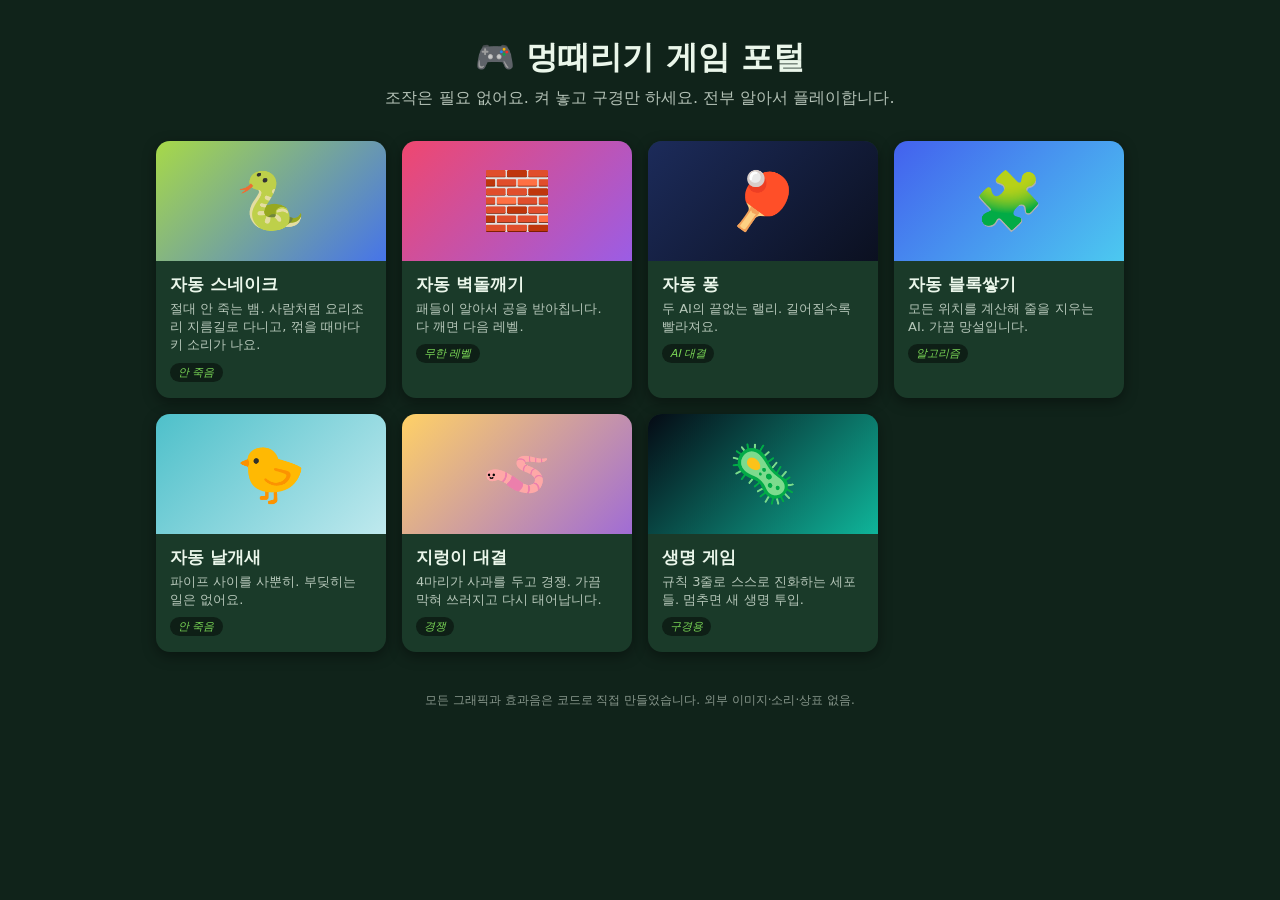
<file: index.html>
<!doctype html>
<html lang="ko"><head><meta charset="utf-8"><meta name="viewport" content="width=device-width,initial-scale=1">
<title>멍때리기 게임 포털</title>
<link rel="stylesheet" href="common.css">
<style>
  header{text-align:center;padding:36px 16px 8px}
  h1{margin:0;font-size:32px}
  header p{opacity:.75;margin:8px 0 0}
  .grid{display:grid;grid-template-columns:repeat(auto-fill,minmax(230px,1fr));gap:16px;width:100%;max-width:1000px;padding:24px 16px 40px}
  .card{display:block;text-decoration:none;color:var(--text);background:var(--panel);border-radius:14px;overflow:hidden;transition:transform .15s,box-shadow .15s;box-shadow:0 4px 14px #0006}
  .card:hover{transform:translateY(-4px);box-shadow:0 10px 24px #0008}
  .thumb{height:120px;display:flex;align-items:center;justify-content:center;font-size:56px}
  .info{padding:12px 14px 16px}
  .info b{font-size:17px}
  .info span{display:block;font-size:13px;opacity:.75;margin-top:4px;line-height:1.4}
  .tag{display:inline-block;margin-top:8px;font-size:11px;background:#0e1f16;color:var(--accent);padding:2px 8px;border-radius:99px}
  footer{opacity:.55;font-size:12px;padding:0 16px 30px;text-align:center}
</style></head>
<body>
<header>
  <h1>🎮 멍때리기 게임 포털</h1>
  <p>조작은 필요 없어요. 켜 놓고 구경만 하세요. 전부 알아서 플레이합니다.</p>
</header>
<main class="grid" id="grid"></main>
<footer>모든 그래픽과 효과음은 코드로 직접 만들었습니다. 외부 이미지·소리·상표 없음.</footer>
<script>
const games = [
  ['snake',   '🐍', '자동 스네이크', '절대 안 죽는 뱀. 사람처럼 요리조리 지름길로 다니고, 꺾을 때마다 키 소리가 나요.', 'linear-gradient(135deg,#a7d948,#4674e9)', '안 죽음'],
  ['breakout','🧱', '자동 벽돌깨기', '패들이 알아서 공을 받아칩니다. 다 깨면 다음 레벨.', 'linear-gradient(135deg,#ef476f,#9b5de5)', '무한 레벨'],
  ['pong',    '🏓', '자동 퐁', '두 AI의 끝없는 랠리. 길어질수록 빨라져요.', 'linear-gradient(135deg,#1c2b5a,#0b1020)', 'AI 대결'],
  ['tetris',  '🧩', '자동 블록쌓기', '모든 위치를 계산해 줄을 지우는 AI. 가끔 망설입니다.', 'linear-gradient(135deg,#4361ee,#4cc9f0)', '알고리즘'],
  ['flappy',  '🐤', '자동 날개새', '파이프 사이를 사뿐히. 부딪히는 일은 없어요.', 'linear-gradient(135deg,#4ec0ca,#bfe9ee)', '안 죽음'],
  ['worms',   '🪱', '지렁이 대결', '4마리가 사과를 두고 경쟁. 가끔 막혀 쓰러지고 다시 태어납니다.', 'linear-gradient(135deg,#ffd166,#a06cd5)', '경쟁'],
  ['life',    '🦠', '생명 게임', '규칙 3줄로 스스로 진화하는 세포들. 멈추면 새 생명 투입.', 'linear-gradient(135deg,#050a14,#0fb59a)', '구경용']
];
document.getElementById('grid').innerHTML = games.map(([id, emoji, name, desc, bg, tag]) =>
  `<a class="card" href="games/${id}.html"><div class="thumb" style="background:${bg}">${emoji}</div><div class="info"><b>${name}</b><span>${desc}</span><i class="tag">${tag}</i></div></a>`).join('');
</script>
</body></html>
</file>
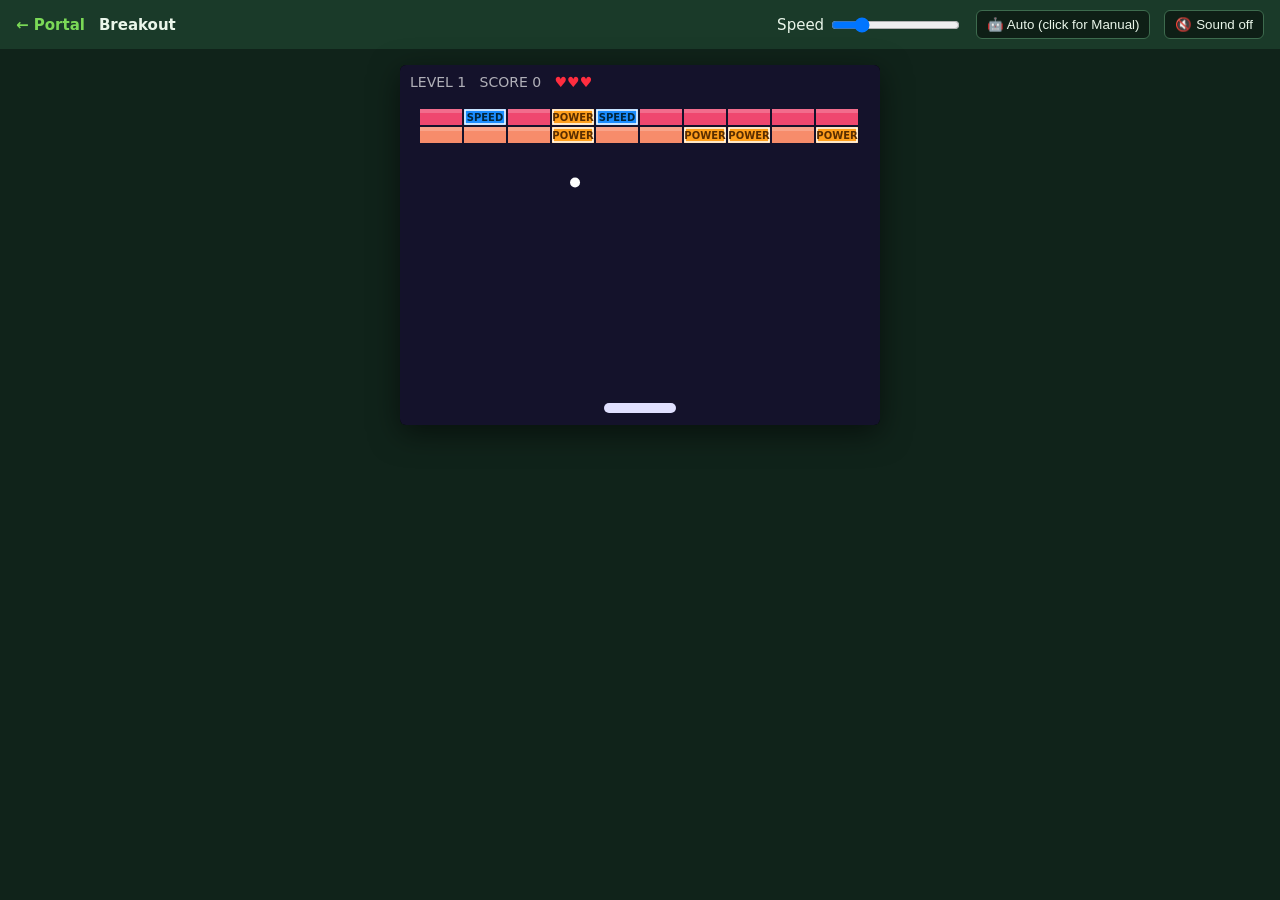
<file: games/breakout.html>
<!doctype html>
<html lang="ko"><head><meta charset="utf-8"><meta name="viewport" content="width=device-width,initial-scale=1">
<title>Breakout</title><link rel="stylesheet" href="../common.css"></head>
<body>
<canvas id="c"></canvas>
<div class="note" id="note"></div>
<script src="../common.js"></script>
<script src="breakout_levels.js"></script>
<script>
const bar = mountBar('Breakout', false, true);
const cv = document.getElementById('c'), ctx = cv.getContext('2d');
const W = 480, H = 360; cv.width = W; cv.height = H;
const COLS = 10, ROWS = 8, BW = 44, BH = 16, BX = (W - COLS * BW) / 2, BY = 44, R = 5;
const ROWCOL = BO_ROWCOL;

let killed = false, touches = 0, deadEvery = 12, clearEvery = 8, paused = null, idle = 0, manual = false, lives = 3, bricks, ball, pad = { x: W / 2, w: 72, y: H - 22 }, off = 0, level = 1, score = 0, t = 0;
let banner = 0, bannerText = '', mouseX = null, won = 0;
const startLevel = Math.max(1, Math.min(BO_MAX_LEVEL, parseInt(new URLSearchParams(location.search).get('level')) || 1));
const keys = {};

function padWidth() { return 72 - 28 * (level - 1) / (BO_MAX_LEVEL - 1); }   // paddle shrinks 72 -> 44
function makeBricks() {
  const rows = boLevel(level); bricks = []; pad.w = padWidth();
  rows.forEach((line, r) => [...line].forEach((ch, c) => {
    if (ch === '.') return;
    const x = BX + c * BW, y = BY + r * (BH + 2);
    // 공이 이미 벽돌 영역에 있으면 그 자리는 비워둠 (레벨업해도 공/패들 움직임은 그대로 유지)
    if (ball && Math.abs(ball.x - (x + BW / 2)) < BW / 2 + R + 6 && Math.abs(ball.y - (y + BH / 2)) < BH / 2 + R + 6) return;
    bricks.push({ x, y, r, power: false, speed: false, dead: false, clear: false, num: /[1-9]/.test(ch) ? +ch : 0 });
  }));
  const n = Math.min(Math.floor(rnd(6, 9)), Math.floor(bricks.length / 4));   // POWER 벽돌
  for (let i = 0; i < n; i++) { const cand = bricks.filter(b => !b.power && !b.speed && !b.num); if (cand.length) cand[Math.floor(Math.random() * cand.length)].power = true; }
  resetStageCounters();
  const ns = Math.min(Math.floor(rnd(3, 5)), Math.floor(bricks.length / 8));   // SPEED 벽돌
  for (let i = 0; i < ns; i++) { const cand = bricks.filter(b => !b.power && !b.speed && !b.num); if (cand.length) cand[Math.floor(Math.random() * cand.length)].speed = true; }
}
const speedNow = () => 3.8 + 1.07 * (level - 1) / (BO_MAX_LEVEL - 1);   // 3.8 -> ~4.9 (creeps up a tiny bit each level)
function serve() {
  ball = { x: pad.x, y: pad.y - R - 1, vx: 0, vy: 0, power: false, fast: false, stuck: manual };   // 수동: 패들에 붙어서 대기
  if (!manual) launch();
  off = rnd(-0.7, 0.7) * pad.w / 2;
}
function launch() {
  const a = rnd(-0.5, 0.5);
  ball.vx = Math.sin(a) * speedNow(); ball.vy = -Math.cos(a) * speedNow(); ball.stuck = false;
  Snd.tone(500, 0.08, 'triangle', 0.1, 800);
}
function getPower() { ball.power = true; banner = 60; bannerText = 'POWER!'; Snd.tone(300, 0.35, 'sawtooth', 0.1, 1200); }
function getSpeed() {   // 갑자기 1.3배 빨라짐 (패들에 닿으면 원래 속도로)
  if (!ball.fast) { ball.vx *= 1.3; ball.vy *= 1.3; ball.fast = true; }
  banner = 60; bannerText = 'SPEED x1.3!'; Snd.tone(500, 0.25, 'square', 0.09, 1600);
}
function lowestNum() { let m = 99; for (const q of bricks) if (q.num && q.num < m) m = q.num; return m; }
function hitBrick(axis) {
  for (let i = bricks.length - 1; i >= 0; i--) {
    const b = bricks[i];
    if (ball.x + R > b.x && ball.x - R < b.x + BW - 2 && ball.y + R > b.y && ball.y - R < b.y + BH) {
      if (b.dead) {   // DEAD brick: breaking it = death
        bricks.splice(i, 1); killed = true;
        Snd.tone(400, 0.6, 'sawtooth', 0.14, 40);
        lives--; banner = 70; bannerText = 'DEAD!';
        if (lives < 0) gameOver();   // out of lives -> back to level 1
        serve();
        return;
      }
      if (b.clear) {   // CLEAR brick: wipes every remaining brick at once
        score += 10 * level * bricks.length; idle = 0; bricks.length = 0;
        banner = 70; bannerText = 'CLEAR!';
        [392, 523, 659, 784, 1046].forEach((f, k) => setTimeout(() => Snd.tone(f, 0.18, 'triangle', 0.12), k * 70));
        return;
      }
      const wasPower = ball.power;
      if (b.num && b.num > lowestNum()) {   // ordered brick that isn't its turn yet: indestructible, just bounce
        Snd.tone(120, 0.06, 'square', 0.07);
        if (axis === 'x') ball.vx *= -1; else ball.vy *= -1;
        const sp = Math.hypot(ball.vx, ball.vy), an = Math.atan2(ball.vy, ball.vx) + rnd(-0.12, 0.12);   // slight scatter so the ball can't loop forever
        ball.vx = Math.cos(an) * sp; ball.vy = Math.sin(an) * sp;
        return;
      }
      bricks.splice(i, 1); score += 10 * level; idle = 0;
      if (b.power) getPower();
      if (b.speed) getSpeed();
      Snd.tone(300 + (ROWS - b.r) * 70, 0.07, 'square', 0.08);
      if (wasPower) continue;                      // 파워공: 튕기지 않고 닿는 벽돌을 전부 부숨
      if (axis === 'x') ball.vx *= -1; else ball.vy *= -1;
      return;
    }
  }
}
function gameOver() {
  banner = 120; bannerText = 'GAME OVER'; level = 1; score = 0; lives = 3; makeBricks();
}
// ---- Human-like auto paddle ----
// Reacts a few frames late, predicts the landing spot only roughly, aims at a brick on purpose,
// and moves with acceleration (so it overshoots / corrects a little) instead of snapping to the ball.
const ai = { tx: W / 2, think: 0, pv: 0, desc: 0, aim: null, wander: 0 };
function pickAim() {
  const low = lowestNum(), turn = bricks.filter(b => b.num && b.num === low);   // (dead bricks are never aimed at)
  const clr = bricks.find(b => b.clear);
  if (clr && Math.random() < 0.6) return clr;                              // a person goes for the CLEAR brick
  const pool = (turn.length && Math.random() < 0.7) ? turn : bricks.filter(b => !b.dead && (!b.num || b.num === low));
  return pool.length ? pool[Math.floor(Math.random() * pool.length)] : null;
}
function landingX() {   // where the ball will cross the paddle line (walls only; humans ignore bricks)
  const tt = (pad.y - R - ball.y) / ball.vy, span = W - 2 * R;
  let px = (ball.x + ball.vx * tt - R) % (2 * span); if (px < 0) px += 2 * span; if (px > span) px = 2 * span - px;
  return px + R;
}
function humanPaddle() {
  ai.desc = ball.vy > 0 ? ai.desc + 1 : 0;
  // A person stays put while the ball is up among the bricks, and only starts moving once it has fallen below them.
  let bottom = 0; for (const q of bricks) bottom = Math.max(bottom, q.y + BH);
  const lowerZone = ball.y > Math.min(bottom - 10, 190);
  if (--ai.think <= 0) {
    ai.think = 4 + Math.floor(rnd(0, 4));                                   // re-evaluate every ~4-8 frames
    if (ball.vy > 0 && ai.desc > 6 && lowerZone) {                          // ball coming down below the bricks: react (with delay)
      if (!ai.aim || !bricks.includes(ai.aim)) ai.aim = pickAim();
      const px = landingX() + rnd(-6, 6);                                   // imperfect estimate
      let hit = 0;
      if (ai.aim) hit = clamp(Math.atan2(ai.aim.x + BW / 2 - px, pad.y - ai.aim.y), -0.85, 0.85) + rnd(-0.12, 0.12);
      hit = clamp(hit, -0.9, 0.9);                                          // never fully off the edge
      ai.tx = px - hit * pad.w / 2;
    } else if (ball.vy <= 0) {
      ai.aim = null;
      ai.tx = pad.x;                                                        // hold still; only a rare tiny re-centering nudge
      if (Math.random() < 0.04) ai.tx = pad.x + rnd(-14, 14);
    }
  }
  const want = clamp((ai.tx - pad.x) * 0.22, -11, 11);
  ai.pv += clamp(want - ai.pv, -1.3, 1.3);                                  // acceleration limit = natural-looking motion
  if (Math.abs(ai.tx - pad.x) < 1.5 && Math.abs(ai.pv) < 0.8) ai.pv = 0;    // settle fully (no endless jitter)
  const nx = pad.x + ai.pv;
  pad.x = clamp(nx, pad.w / 2, W - pad.w / 2);
  if (pad.x !== nx) ai.pv = 0;
}
function resetStageCounters() {   // each stage rolls its own intervals; CLEAR always comes later (slower) than DEAD
  touches = 0;
  deadEvery = Math.floor(rnd(10, 15));
  clearEvery = deadEvery + Math.floor(rnd(3, 6));
}
function onPaddleTouch() {
  touches++;
  // DEAD / CLEAR bricks vanish after the ball has touched the paddle twice since they appeared
  bricks = bricks.filter(b => !((b.dead || b.clear) && ++b.age >= 2));
  if (touches % clearEvery === 0) spawnClear();
  if (touches % deadEvery === 0) spawnDead();
}
// Spawned every N paddle touches (N is larger than for DEAD): a plain brick turns into a CLEAR brick (one at a time, only while 4+ bricks are left).
function spawnClear() {
  const live = bricks.filter(b => !b.dead);
  if (live.length < 4 || bricks.some(b => b.clear)) return;
  const cand = live.filter(b => !b.num && !b.power && !b.speed && !b.clear);
  if (!cand.length) return;
  const cb = cand[Math.floor(Math.random() * cand.length)]; cb.clear = true; cb.age = 0;
  banner = 50; bannerText = 'CLEAR BLOCK!'; Snd.tone(500, 0.3, 'triangle', 0.1, 1000);
}
// Spawned every N paddle touches per stage: a plain brick turns into a DEAD brick. Never when only one live brick is left.
function spawnDead() {
  const live = bricks.filter(b => !b.dead);
  if (level < 2 || live.length < 3 || bricks.filter(b => b.dead).length >= 2) return;
  const cand = live.filter(b => !b.num && !b.power && !b.speed && !b.clear);
  if (!cand.length) return;
  const db = cand[Math.floor(Math.random() * cand.length)]; db.dead = true; db.age = 0;
  banner = 50; bannerText = 'DEAD BLOCK!'; Snd.tone(120, 0.3, 'sawtooth', 0.1, 70);
}
function step() {
  if (paused) return;
  t++;
  if (won > 0) { if (--won === 0) { level = 1; score = 0; lives = 3; makeBricks(); serve(); } return; }
  if (manual) {
    // 목표 위치를 화면 안으로 제한 (안 그러면 벽 밖으로 계속 쌓여서 반대 키가 늦게 먹음)
    if (keys.ArrowLeft) mouseX = clamp((mouseX ?? pad.x) - 9, pad.w / 2, W - pad.w / 2);
    if (keys.ArrowRight) mouseX = clamp((mouseX ?? pad.x) + 9, pad.w / 2, W - pad.w / 2);
    if (mouseX !== null) pad.x = clamp(pad.x + clamp(mouseX - pad.x, -16, 16), pad.w / 2, W - pad.w / 2);
  } else {
    humanPaddle();
  }
  if (ball.stuck) { ball.x = pad.x; ball.y = pad.y - R - 1; return; }

  if (++idle > 900) { idle = 0; serve(); return; }   // safety: ball trapped for ~15s without touching paddle or bricks -> re-serve
  const rr = ball.power ? R + 3 : R;   // 파워공은 불꽃까지 커 보이므로 벽 충돌도 보이는 크기로
  ball.x += ball.vx;
  if (ball.x < rr) { ball.x = rr; ball.vx *= -1; Snd.tone(180, 0.05, 'square', 0.06); }
  if (ball.x > W - rr) { ball.x = W - rr; ball.vx *= -1; Snd.tone(180, 0.05, 'square', 0.06); }
  hitBrick('x');
  if (killed) { killed = false; return; }
  ball.y += ball.vy;
  if (ball.y < rr) { ball.y = rr; ball.vy *= -1; Snd.tone(180, 0.05, 'square', 0.06); }
  hitBrick('y');
  if (killed) { killed = false; return; }

  if (ball.vy > 0 && ball.y + R >= pad.y && ball.y + R <= pad.y + 10 + ball.vy && Math.abs(ball.x - pad.x) <= pad.w / 2 + R) {
    const hit = clamp((ball.x - pad.x) / (pad.w / 2), -1, 1), a = hit * 1.0 + rnd(-0.08, 0.08), sp = speedNow();
    ball.vx = Math.sin(a) * sp; ball.vy = -Math.cos(a) * sp; ball.y = pad.y - R;
    off = rnd(-0.75, 0.75) * pad.w / 2;
    onPaddleTouch();
    ball.fast = false; idle = 0;   // 패들에 닿으면 속도도 원래대로
    if (ball.power) { ball.power = false; Snd.tone(200, 0.15, 'sawtooth', 0.08, 80); }   // 패들에 닿으면 파워 해제
    Snd.tone(420, 0.08, 'triangle', 0.12, 260);
  }
  if (ball.y > H + 20) {
    if (manual) { lives--; Snd.tone(220, 0.35, 'sawtooth', 0.1, 60); if (lives < 0) gameOver(); }
    serve();
  }
  if (bricks.every(b => b.dead) && level >= BO_MAX_LEVEL) {
    won = 240; banner = 240; bannerText = 'YOU WIN!  LEVEL ' + BO_MAX_LEVEL + ' CLEARED';
    [523, 659, 784, 1046, 1318].forEach((f, i) => setTimeout(() => Snd.tone(f, 0.25, 'triangle', 0.12), i * 150));
  } else if (bricks.every(b => b.dead)) {
    level++; makeBricks();
    banner = 100; bannerText = 'LEVEL ' + level;
    [523, 659, 784, 1046].forEach((f, i) => setTimeout(() => Snd.tone(f, 0.15, 'triangle', 0.1), i * 110));
  }
}
function draw() {
  ctx.fillStyle = '#14122b'; ctx.fillRect(0, 0, W, H);
  const pulse = 0.5 + 0.5 * Math.sin(t / 6);
  for (const b of bricks) {
    if (b.clear) {
      ctx.fillStyle = pulse > 0.5 ? '#39ff88' : '#12b858'; ctx.fillRect(b.x, b.y, BW - 2, BH);
      ctx.strokeStyle = '#fff'; ctx.lineWidth = 1.5; ctx.strokeRect(b.x + 1, b.y + 1, BW - 4, BH - 2);
      ctx.fillStyle = '#033d1c'; ctx.font = 'bold 9px system-ui'; ctx.textAlign = 'center'; ctx.textBaseline = 'middle'; ctx.fillText('CLEAR ' + (2 - b.age), b.x + (BW - 2) / 2, b.y + BH / 2 + 1);
    } else if (b.dead) {
      ctx.fillStyle = '#0a0a0a'; ctx.fillRect(b.x, b.y, BW - 2, BH);
      ctx.strokeStyle = pulse > 0.5 ? '#ff2d3f' : '#7a0010'; ctx.lineWidth = 2; ctx.strokeRect(b.x + 1, b.y + 1, BW - 4, BH - 2);
      ctx.fillStyle = '#ff2d3f'; ctx.font = 'bold 9px system-ui'; ctx.textAlign = 'center'; ctx.textBaseline = 'middle'; ctx.fillText('DEAD ' + (2 - b.age), b.x + (BW - 2) / 2, b.y + BH / 2 + 1);
    } else if (b.power) {
      ctx.fillStyle = pulse > 0.5 ? '#ffe14d' : '#ff9f1c'; ctx.fillRect(b.x, b.y, BW - 2, BH);
      ctx.strokeStyle = '#fff'; ctx.lineWidth = 1.5; ctx.strokeRect(b.x + 1, b.y + 1, BW - 4, BH - 2);
      ctx.fillStyle = '#5a2d00'; ctx.font = 'bold 10px system-ui'; ctx.textAlign = 'center'; ctx.textBaseline = 'middle'; ctx.fillText('POWER', b.x + (BW - 2) / 2, b.y + BH / 2 + 1);
    } else if (b.speed) {
      ctx.fillStyle = pulse > 0.5 ? '#3df5ff' : '#1a8cff'; ctx.fillRect(b.x, b.y, BW - 2, BH);
      ctx.strokeStyle = '#fff'; ctx.lineWidth = 1.5; ctx.strokeRect(b.x + 1, b.y + 1, BW - 4, BH - 2);
      ctx.fillStyle = '#00263d'; ctx.font = 'bold 10px system-ui'; ctx.textAlign = 'center'; ctx.textBaseline = 'middle'; ctx.fillText('SPEED', b.x + (BW - 2) / 2, b.y + BH / 2 + 1);
    } else if (b.num) {   // ordered brick: only the lowest number can be broken
      const turn = b.num === lowestNum();
      ctx.fillStyle = turn ? (pulse > 0.5 ? '#ffffff' : '#e6e6ff') : '#3a3a52'; ctx.fillRect(b.x, b.y, BW - 2, BH);
      ctx.strokeStyle = turn ? '#ffd166' : '#6b6f92'; ctx.lineWidth = turn ? 2 : 1.5; ctx.strokeRect(b.x + 1, b.y + 1, BW - 4, BH - 2);
      ctx.fillStyle = turn ? '#14122b' : '#aeb3d6'; ctx.font = 'bold 12px system-ui'; ctx.textAlign = 'center'; ctx.textBaseline = 'middle'; ctx.fillText(b.num, b.x + (BW - 2) / 2, b.y + BH / 2 + 1);
    } else {
      ctx.fillStyle = ROWCOL[b.r]; ctx.fillRect(b.x, b.y, BW - 2, BH); ctx.fillStyle = '#fff3'; ctx.fillRect(b.x, b.y, BW - 2, 4);
    }
  }
  ctx.textBaseline = 'alphabetic';
  ctx.fillStyle = ball.power ? '#ffd9a0' : '#e0e0ff'; ctx.beginPath(); ctx.roundRect(pad.x - pad.w / 2, pad.y, pad.w, 10, 5); ctx.fill();
  if (ball.power) {   // 파워공: 불꽃 꼬리
    for (let i = 4; i >= 1; i--) { ctx.fillStyle = `rgba(255,${120 + i * 25},40,${0.12 * (5 - i)})`; ctx.beginPath(); ctx.arc(ball.x - ball.vx * i * 1.6, ball.y - ball.vy * i * 1.6, R + 3 - i * 0.4, 0, 7); ctx.fill(); }
    ctx.fillStyle = '#ff6a00'; ctx.beginPath(); ctx.arc(ball.x, ball.y, R + 3, 0, 7); ctx.fill();
  }
  if (ball.fast) {   // 스피드공: 파란 잔상
    for (let i = 5; i >= 1; i--) { ctx.fillStyle = `rgba(61,245,255,${0.1 * (6 - i)})`; ctx.beginPath(); ctx.arc(ball.x - ball.vx * i * 1.1, ball.y - ball.vy * i * 1.1, R - i * 0.3, 0, 7); ctx.fill(); }
  }
  ctx.fillStyle = ball.power ? '#fff3b0' : ball.fast ? '#c8fcff' : '#fff'; ctx.beginPath(); ctx.arc(ball.x, ball.y, R, 0, 7); ctx.fill();
  ctx.fillStyle = '#fffa'; ctx.font = '14px system-ui'; ctx.textAlign = 'left';
  const hud = 'LEVEL ' + level + '   SCORE ' + score + '   ';
  ctx.fillText(hud, 10, 22);
  { ctx.fillStyle = '#ff2d3f'; ctx.fillText('♥'.repeat(Math.max(lives, 0)), 10 + ctx.measureText(hud).width, 22); }
  if (ball.power || ball.fast) { ctx.fillStyle = '#ffb347'; ctx.textAlign = 'right'; ctx.fillText((ball.power ? '🔥 POWER ' : '') + (ball.fast ? '⚡ SPEED x1.3' : ''), W - 10, 22); }
  if (paused) {
    ctx.fillStyle = '#000a'; ctx.fillRect(0, 0, W, H);
    ctx.fillStyle = '#fff'; ctx.textAlign = 'center'; ctx.textBaseline = 'middle';
    ctx.font = 'bold 44px system-ui'; ctx.fillText('Pause', W / 2, H / 2 - 22);
    ctx.font = 'bold 26px system-ui'; ctx.fillText(paused, W / 2, H / 2 + 24);
    ctx.textBaseline = 'alphabetic';
    return;
  }
  if (banner > 0) { banner--; ctx.globalAlpha = Math.min(1, banner / 30); ctx.fillStyle = '#fff'; ctx.font = 'bold 30px system-ui'; ctx.textAlign = 'center'; ctx.fillText(bannerText, W / 2, H / 2); ctx.globalAlpha = 1; }
}

// 입력: 마우스/터치로 패들 이동, 클릭/스페이스로 발사, 좌우 방향키
function toX(e) { const r = cv.getBoundingClientRect(); return (e.clientX - r.left) / r.width * W; }
cv.addEventListener('pointerdown', () => { if (manual && ball.stuck) launch(); });
addEventListener('keydown', e => {
  if (e.key === ' ' || e.key.startsWith('Arrow')) e.preventDefault();
  const k = e.key.toLowerCase();
  if (k === 'p' || k === 'o') {   // P = Bathroom Break, O = Meal Break (press again to resume)
    const msg = k === 'p' ? 'Bathroom Break' : 'Meal Break';
    paused = paused === msg ? null : msg;
    return;
  }
  keys[e.key] = true; if (e.key === ' ' && manual && ball.stuck && !paused) launch();
});
addEventListener('keyup', e => { keys[e.key] = false; });

// 수동/자동 전환 버튼
const modeBtn = document.createElement('button');
modeBtn.onclick = () => {
  manual = !manual; mouseX = null; lives = 3; refreshMode();
  if (!manual && ball.stuck) launch();
};
function refreshMode() {
  modeBtn.textContent = manual ? '🖐 Manual (click for Auto)' : '🤖 Auto (click for Manual)';
  document.getElementById('note').textContent = '';
  cv.style.cursor = 'default';
}
document.getElementById('snd').before(modeBtn);

level = startLevel; makeBricks(); serve(); refreshMode();
loop(step, draw, () => 60 * bar.mult());
</script></body></html>
</file>
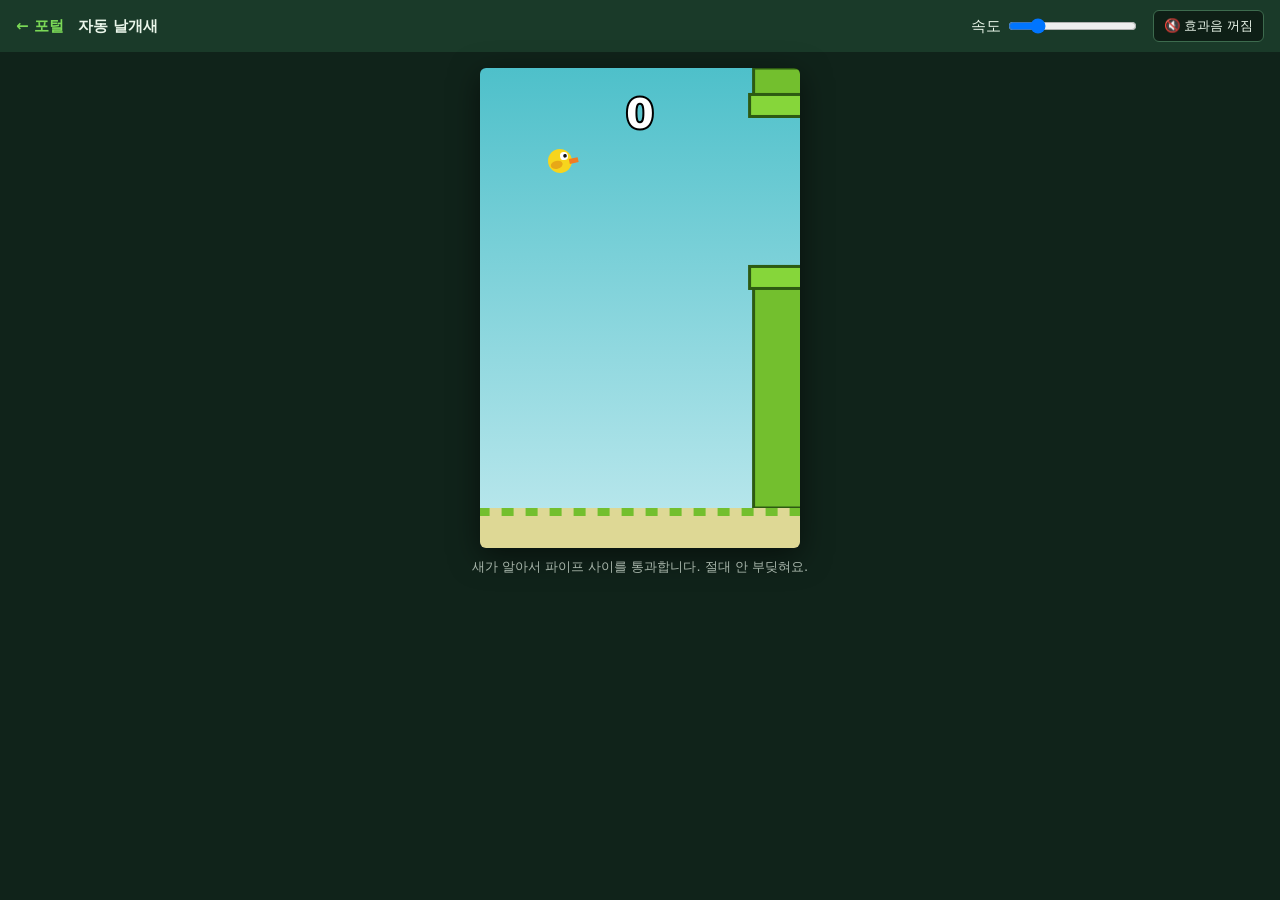
<file: games/flappy.html>
<!doctype html>
<html lang="ko"><head><meta charset="utf-8"><meta name="viewport" content="width=device-width,initial-scale=1">
<title>자동 날개새</title><link rel="stylesheet" href="../common.css"></head>
<body>
<canvas id="c"></canvas>
<div class="note">새가 알아서 파이프 사이를 통과합니다. 절대 안 부딪혀요.</div>
<script src="../common.js"></script>
<script>
const bar = mountBar('자동 날개새');
const cv = document.getElementById('c'), ctx = cv.getContext('2d');
const W = 320, H = 480, GROUND = H - 40, PW = 52, GAP = 150, SPACING = 170, R = 12, BX = 80;
cv.width = W; cv.height = H;
let bird = { y: H / 2, vy: 0 }, pipes = [], cd = 0, jit = 0, score = 0, best = 0, off = 0, flapAnim = 0;

function addPipe(x) { pipes.push({ x, gapY: rnd(110, GROUND - 110), passed: false }); }
for (let i = 0; i < 3; i++) addPipe(W + 100 + i * SPACING);

function flap() { bird.vy = -6.2; cd = 8; jit = rnd(-8, 8); flapAnim = 6; Snd.tone(420, 0.09, 'square', 0.07, 760); }
function step() {
  off = (off + 2.4) % 24;
  for (const p of pipes) p.x -= 2.4;
  if (pipes[0].x + PW < -10) pipes.shift();
  if (pipes[pipes.length - 1].x < W - SPACING + 40) addPipe(pipes[pipes.length - 1].x + SPACING);

  const next = pipes.find(p => p.x + PW > BX - R);
  const target = (next ? next.gapY : H / 2) + 12 + jit;
  cd--;
  if (bird.y > target && bird.vy > -1 && cd <= 0) flap();
  bird.vy = Math.min(bird.vy + 0.4, 9); bird.y += bird.vy;
  if (flapAnim > 0) flapAnim--;

  for (const p of pipes) {
    if (BX + R > p.x && BX - R < p.x + PW && (bird.y - R < p.gapY - GAP / 2 || bird.y + R > p.gapY + GAP / 2)) { bird.y = p.gapY; bird.vy = 0; }  // 안전장치: 절대 안 죽음
    if (!p.passed && p.x + PW < BX - R) { p.passed = true; score++; best = Math.max(best, score); Snd.tone(880, 0.1, 'triangle', 0.1, 1320); }
  }
  bird.y = clamp(bird.y, R, GROUND - R);
}
function draw() {
  const g = ctx.createLinearGradient(0, 0, 0, H); g.addColorStop(0, '#4ec0ca'); g.addColorStop(1, '#bfe9ee');
  ctx.fillStyle = g; ctx.fillRect(0, 0, W, H);
  for (const p of pipes) {
    ctx.fillStyle = '#73bf2e'; ctx.strokeStyle = '#2d5a12'; ctx.lineWidth = 3;
    for (const [y, h] of [[0, p.gapY - GAP / 2], [p.gapY + GAP / 2, GROUND - p.gapY - GAP / 2]]) { ctx.fillRect(p.x, y, PW, h); ctx.strokeRect(p.x, y, PW, h); }
    ctx.fillStyle = '#86d63a'; ctx.fillRect(p.x - 4, p.gapY - GAP / 2 - 22, PW + 8, 22); ctx.strokeRect(p.x - 4, p.gapY - GAP / 2 - 22, PW + 8, 22);
    ctx.fillRect(p.x - 4, p.gapY + GAP / 2, PW + 8, 22); ctx.strokeRect(p.x - 4, p.gapY + GAP / 2, PW + 8, 22);
  }
  ctx.fillStyle = '#ded895'; ctx.fillRect(0, GROUND, W, H - GROUND);
  ctx.fillStyle = '#73bf2e'; for (let x = -off; x < W; x += 24) ctx.fillRect(x, GROUND, 12, 8);
  ctx.save(); ctx.translate(BX, bird.y); ctx.rotate(clamp(bird.vy / 12, -0.5, 1));
  ctx.fillStyle = '#f7d51d'; ctx.beginPath(); ctx.arc(0, 0, R, 0, 7); ctx.fill();
  ctx.fillStyle = '#fff'; ctx.beginPath(); ctx.arc(5, -4, 4, 0, 7); ctx.fill();
  ctx.fillStyle = '#111'; ctx.beginPath(); ctx.arc(6, -4, 1.8, 0, 7); ctx.fill();
  ctx.fillStyle = '#f27b21'; ctx.fillRect(R - 3, 0, 9, 5);
  ctx.fillStyle = '#e8a817'; ctx.beginPath(); ctx.ellipse(-4, 3 + (flapAnim ? -4 : 0), 6, 4, 0, 0, 7); ctx.fill();
  ctx.restore();
  ctx.fillStyle = '#fff'; ctx.strokeStyle = '#000'; ctx.lineWidth = 4; ctx.font = 'bold 40px system-ui'; ctx.textAlign = 'center';
  ctx.strokeText(score, W / 2, 60); ctx.fillText(score, W / 2, 60);
}
loop(step, draw, () => 60 * bar.mult());
</script></body></html>
</file>
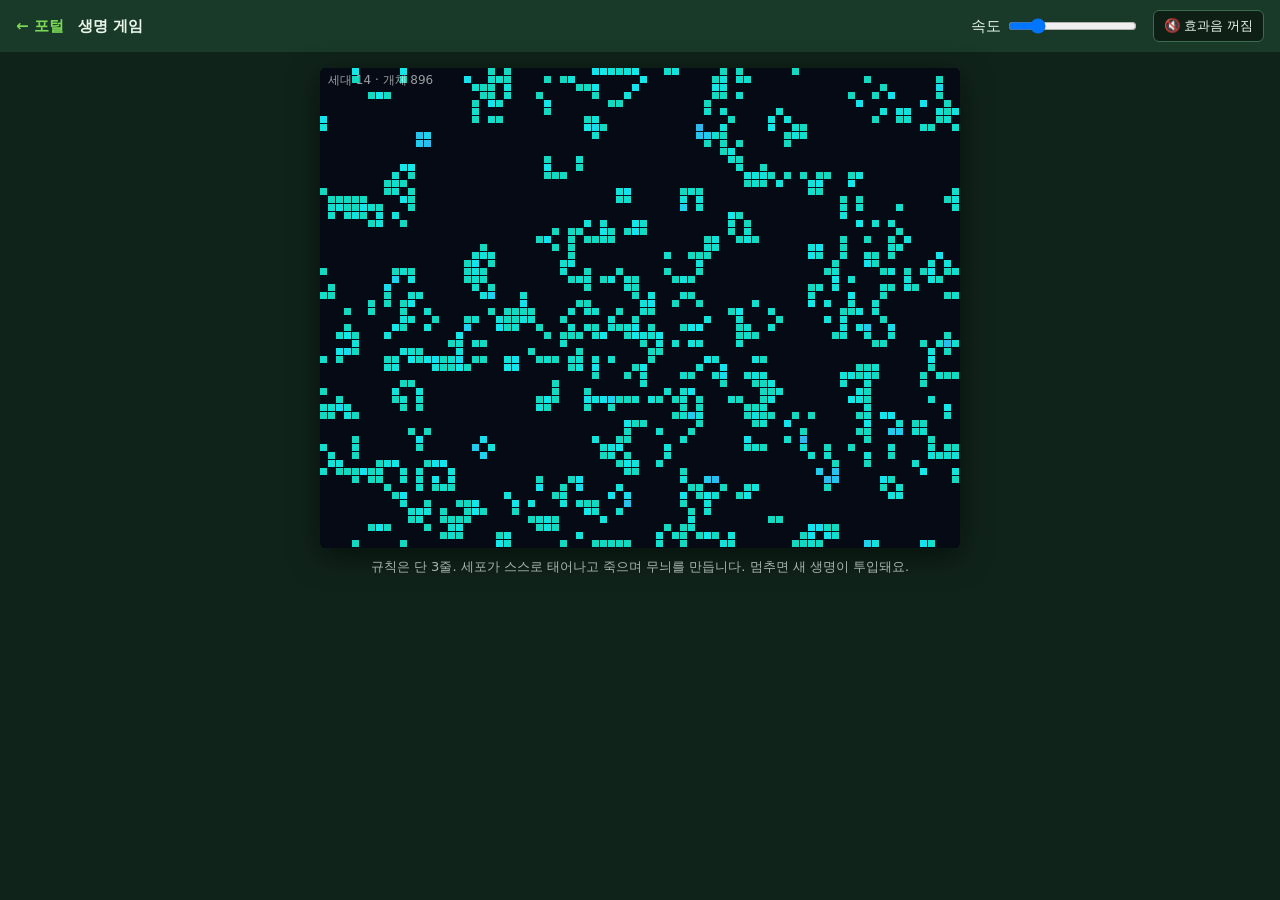
<file: games/life.html>
<!doctype html>
<html lang="ko"><head><meta charset="utf-8"><meta name="viewport" content="width=device-width,initial-scale=1">
<title>생명 게임</title><link rel="stylesheet" href="../common.css"></head>
<body>
<canvas id="c"></canvas>
<div class="note">규칙은 단 3줄. 세포가 스스로 태어나고 죽으며 무늬를 만듭니다. 멈추면 새 생명이 투입돼요.</div>
<script src="../common.js"></script>
<script>
const bar = mountBar('생명 게임');
const cv = document.getElementById('c'), ctx = cv.getContext('2d');
const GW = 80, GH = 60, S = 8; cv.width = GW * S; cv.height = GH * S;
let a = new Uint8Array(GW * GH), age = new Uint8Array(GW * GH), gen = 0, hist = [], injected = 0;
const GLIDER = [[1,0],[2,1],[0,2],[1,2],[2,2]];

function seed(x0, y0, w, h, dens) { for (let y = y0; y < y0 + h; y++) for (let x = x0; x < x0 + w; x++) if (Math.random() < dens) a[((y + GH) % GH) * GW + (x + GW) % GW] = 1; }
function glider(x, y) { const fx = Math.random() < .5 ? 1 : -1, fy = Math.random() < .5 ? 1 : -1; GLIDER.forEach(([dx, dy]) => a[((y + dy * fy + GH) % GH) * GW + (x + dx * fx + GW) % GW] = 1); }
function inject() { injected++; seed(Math.floor(rnd(0, GW - 20)), Math.floor(rnd(0, GH - 20)), 20, 20, 0.4); for (let i = 0; i < 3; i++) glider(Math.floor(rnd(0, GW)), Math.floor(rnd(0, GH))); Snd.tone(300, 0.2, 'sine', 0.08, 600); }
seed(0, 0, GW, GH, 0.25);

function step() {
  const b = new Uint8Array(GW * GH); let pop = 0;
  for (let y = 0; y < GH; y++) for (let x = 0; x < GW; x++) {
    let n = 0;
    for (let dy = -1; dy <= 1; dy++) for (let dx = -1; dx <= 1; dx++) if (dx || dy) n += a[((y + dy + GH) % GH) * GW + (x + dx + GW) % GW];
    const i = y * GW + x, alive = a[i] ? (n === 2 || n === 3) : n === 3;
    b[i] = alive ? 1 : 0; age[i] = alive ? Math.min(age[i] + 1, 60) : 0; pop += b[i];
  }
  a = b; gen++;
  hist.push(pop); if (hist.length > 40) hist.shift();
  if (pop === 0) { seed(0, 0, GW, GH, 0.25); hist = []; }
  else if (hist.length === 40 && new Set(hist).size <= 4) { inject(); hist = []; }   // 정체되면 새 생명 투입
  if (gen % 4 === 0) Snd.tone(110 + (pop % 12) * 25, 0.05, 'sine', 0.04);
}
function draw() {
  ctx.fillStyle = '#050a14'; ctx.fillRect(0, 0, cv.width, cv.height);
  for (let y = 0; y < GH; y++) for (let x = 0; x < GW; x++) {
    const i = y * GW + x; if (!a[i]) continue;
    ctx.fillStyle = 'hsl(' + (170 + age[i] * 2.5) + ',85%,' + (45 + Math.min(age[i], 20)) + '%)';
    ctx.fillRect(x * S, y * S, S - 1, S - 1);
  }
  ctx.fillStyle = '#fff9'; ctx.font = '12px system-ui'; ctx.textAlign = 'left'; ctx.fillText('세대 ' + gen + ' · 개체 ' + hist[hist.length - 1], 8, 16);
}
loop(step, draw, () => 14 * bar.mult());
</script></body></html>
</file>
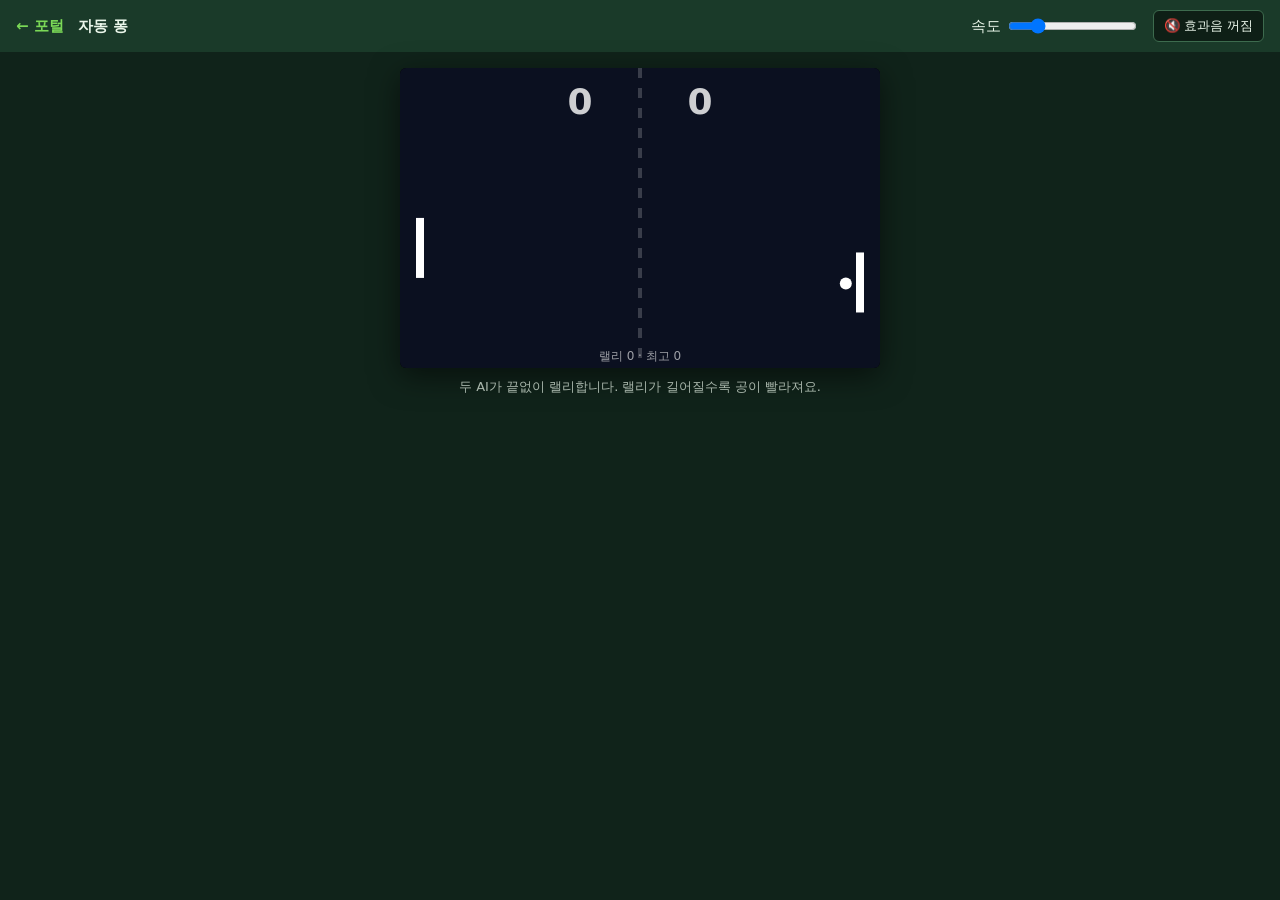
<file: games/pong.html>
<!doctype html>
<html lang="ko"><head><meta charset="utf-8"><meta name="viewport" content="width=device-width,initial-scale=1">
<title>자동 퐁</title><link rel="stylesheet" href="../common.css"></head>
<body>
<canvas id="c"></canvas>
<div class="note">두 AI가 끝없이 랠리합니다. 랠리가 길어질수록 공이 빨라져요.</div>
<script src="../common.js"></script>
<script>
const bar = mountBar('자동 퐁');
const cv = document.getElementById('c'), ctx = cv.getContext('2d');
const W = 480, H = 300; cv.width = W; cv.height = H;
const PH = 60, PW = 8, R = 6;
const L = { x: 20, y: H / 2, err: 0, score: 0 }, Rt = { x: W - 20, y: H / 2, err: 0, score: 0 };
let ball, speed, rally = 0, bestRally = 0;

function serve(dirX) {
  speed = 3.6; rally = 0; const a = rnd(-0.5, 0.5);
  ball = { x: W / 2, y: H / 2, vx: Math.cos(a) * speed * dirX, vy: Math.sin(a) * speed };
}
function aiMove(p, toward) {
  const tgt = toward ? ball.y + p.err : H / 2 + Math.sin(performance.now() / 700) * 30;
  p.y = clamp(p.y + clamp(tgt - p.y, -4.6, 4.6), PH / 2, H - PH / 2);
}
function paddleHit(p, dir) {
  if (Math.abs(ball.y - p.y) <= PH / 2 + R) {
    const off = clamp((ball.y - p.y) / (PH / 2), -1, 1), a = off * 0.9;
    speed = Math.min(speed + 0.3, 9); rally++; bestRally = Math.max(bestRally, rally);
    ball.vx = Math.cos(a) * speed * dir; ball.vy = Math.sin(a) * speed;
    p.err = rnd(-0.5, 0.5) * PH;   // 다음엔 패들의 다른 곳으로 치려고 함 (사람 같은 흔들림)
    Snd.tone(300 + Math.min(rally, 20) * 20, 0.07, 'square', 0.09);
    return true;
  }
  return false;
}
function step() {
  aiMove(L, ball.vx < 0); aiMove(Rt, ball.vx > 0);
  ball.x += ball.vx; ball.y += ball.vy;
  if (ball.y < R || ball.y > H - R) { ball.vy *= -1; ball.y = clamp(ball.y, R, H - R); Snd.tone(160, 0.04, 'square', 0.05); }
  if (ball.vx < 0 && ball.x - R <= L.x + PW / 2 && ball.x > L.x - 10) paddleHit(L, 1);
  if (ball.vx > 0 && ball.x + R >= Rt.x - PW / 2 && ball.x < Rt.x + 10) paddleHit(Rt, -1);
  if (ball.x < -20) { Rt.score++; Snd.tone(200, 0.3, 'sawtooth', 0.08, 80); serve(1); }
  if (ball.x > W + 20) { L.score++; Snd.tone(200, 0.3, 'sawtooth', 0.08, 80); serve(-1); }
}
function draw() {
  ctx.fillStyle = '#0b1020'; ctx.fillRect(0, 0, W, H);
  ctx.fillStyle = '#ffffff30'; for (let y = 0; y < H; y += 20) ctx.fillRect(W / 2 - 2, y, 4, 10);
  ctx.fillStyle = '#fff'; ctx.fillRect(L.x - PW / 2, L.y - PH / 2, PW, PH); ctx.fillRect(Rt.x - PW / 2, Rt.y - PH / 2, PW, PH);
  ctx.beginPath(); ctx.arc(ball.x, ball.y, R, 0, 7); ctx.fill();
  ctx.font = 'bold 36px system-ui'; ctx.textAlign = 'center'; ctx.fillStyle = '#ffffffcc';
  ctx.fillText(L.score, W / 2 - 60, 46); ctx.fillText(Rt.score, W / 2 + 60, 46);
  ctx.font = '12px system-ui'; ctx.fillStyle = '#fff9'; ctx.fillText('랠리 ' + rally + ' · 최고 ' + bestRally, W / 2, H - 8);
}
serve(1);
loop(step, draw, () => 60 * bar.mult());
</script></body></html>
</file>
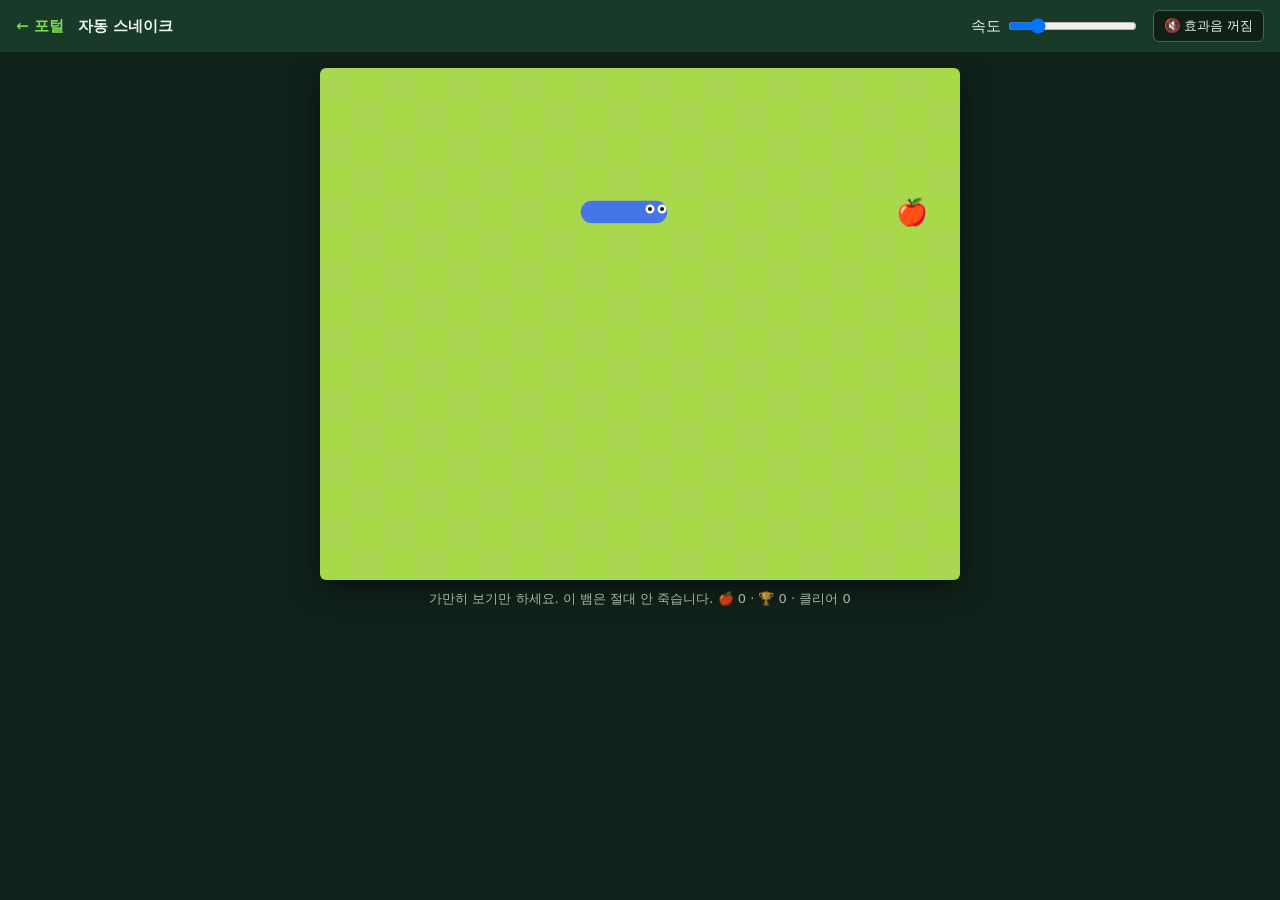
<file: games/snake.html>
<!doctype html>
<html lang="ko"><head><meta charset="utf-8"><meta name="viewport" content="width=device-width,initial-scale=1">
<title>자동 스네이크</title><link rel="stylesheet" href="../common.css"></head>
<body>
<canvas id="c"></canvas>
<div class="note">가만히 보기만 하세요. 이 뱀은 절대 안 죽습니다.  🍎 <span id="score">0</span> · 🏆 <span id="best">0</span> · 클리어 <span id="loops">0</span></div>
<script src="../common.js"></script>
<script>
const bar = mountBar('자동 스네이크');
const W = 20, H = 16, S = 32;  // H는 짝수 (해밀턴 사이클 조건)
const cv = document.getElementById('c'), ctx = cv.getContext('2d');
cv.width = W * S; cv.height = H * S;

// 모든 칸을 한 번씩 지나 제자리로 돌아오는 해밀턴 사이클 -> 사이클 순서를 지키면 절대 안 죽음
const cycle = [];
for (let x = 0; x < W; x++) cycle.push([x, 0]);
for (let y = 1; y < H; y++) {
  if (y % 2 === 1) for (let x = W - 1; x >= 1; x--) cycle.push([x, y]);
  else for (let x = 1; x < W; x++) cycle.push([x, y]);
}
for (let y = H - 1; y >= 1; y--) cycle.push([0, y]);
const N = cycle.length;
const pos = {}; cycle.forEach((p, i) => pos[p[0] + ',' + p[1]] = i);
const P = p => pos[p[0] + ',' + p[1]];

let snake, apple, score, best = 0, loops = 0, dir = [1, 0];
function reset() { dir = [1, 0]; snake = [cycle[2], cycle[1], cycle[0]]; score = 0; placeApple(); }
function placeApple() {
  const occ = new Set(snake.map(p => p[0] + ',' + p[1]));
  const free = cycle.filter(p => !occ.has(p[0] + ',' + p[1]));
  if (!free.length) { loops++; reset(); return; }
  apple = free[Math.floor(Math.random() * free.length)];
}
// 사람처럼: 사과 쪽 지름길 + 변덕. 단, 사이클 순서를 지키는 안전한 칸만 고름
function chooseNext() {
  const head = snake[0], tail = snake[snake.length - 1], hp = P(head);
  const dist = c => (P(c) - hp + N) % N;
  const t = dist(tail), a = dist(apple), canShortcut = snake.length < N * 0.55;
  const cands = [];
  for (const [dx, dy] of [[1,0],[-1,0],[0,1],[0,-1]]) {
    const n = [head[0] + dx, head[1] + dy];
    if (n[0] < 0 || n[1] < 0 || n[0] >= W || n[1] >= H) continue;
    const d = dist(n);
    if (d === 1) cands.push({ n, dx, dy, d });
    else if (canShortcut && d > 1 && d <= a && d < t - 2) cands.push({ n, dx, dy, d });
  }
  let best = null, bs = 1e9;
  for (const c of cands) {
    let s = Math.abs(c.n[0] - apple[0]) + Math.abs(c.n[1] - apple[1]) + Math.random() * 2.2;
    if (c.dx === dir[0] && c.dy === dir[1]) s -= 0.8;
    if (c.dx === -dir[0] && c.dy === -dir[1]) s += 5;
    if (s < bs) { bs = s; best = c; }
  }
  if (best.dx !== dir[0] || best.dy !== dir[1]) Snd.click();
  dir = [best.dx, best.dy];
  return best.n;
}
function step() {
  const head = chooseNext();
  snake.unshift(head);
  if (head[0] === apple[0] && head[1] === apple[1]) { score++; best = Math.max(best, score); Snd.tone(660, 0.1, 'triangle', 0.1, 990); placeApple(); }
  else snake.pop();
  document.getElementById('score').textContent = score;
  document.getElementById('best').textContent = best;
  document.getElementById('loops').textContent = loops;
}
function draw() {
  for (let y = 0; y < H; y++) for (let x = 0; x < W; x++) { ctx.fillStyle = (x + y) % 2 ? '#a7d948' : '#aad751'; ctx.fillRect(x * S, y * S, S, S); }
  ctx.font = S * 0.8 + 'px serif'; ctx.textBaseline = 'middle'; ctx.textAlign = 'center';
  ctx.fillText('🍎', apple[0] * S + S / 2, apple[1] * S + S / 2 + 2);
  ctx.lineCap = ctx.lineJoin = 'round'; ctx.strokeStyle = '#4674e9'; ctx.lineWidth = S * 0.7;
  ctx.beginPath();
  snake.forEach((p, i) => { const px = p[0] * S + S / 2, py = p[1] * S + S / 2; i ? ctx.lineTo(px, py) : ctx.moveTo(px, py); });
  ctx.stroke();
  const h = snake[0];
  for (const [col, r] of [['#fff', 4.5], ['#111', 2]]) { ctx.fillStyle = col; [-1, 1].forEach(d => { ctx.beginPath(); ctx.arc(h[0] * S + S / 2 + d * 6, h[1] * S + S / 2 - 3, r, 0, 7); ctx.fill(); }); }
}
reset();
loop(step, draw, () => 12 * bar.mult());
</script></body></html>
</file>
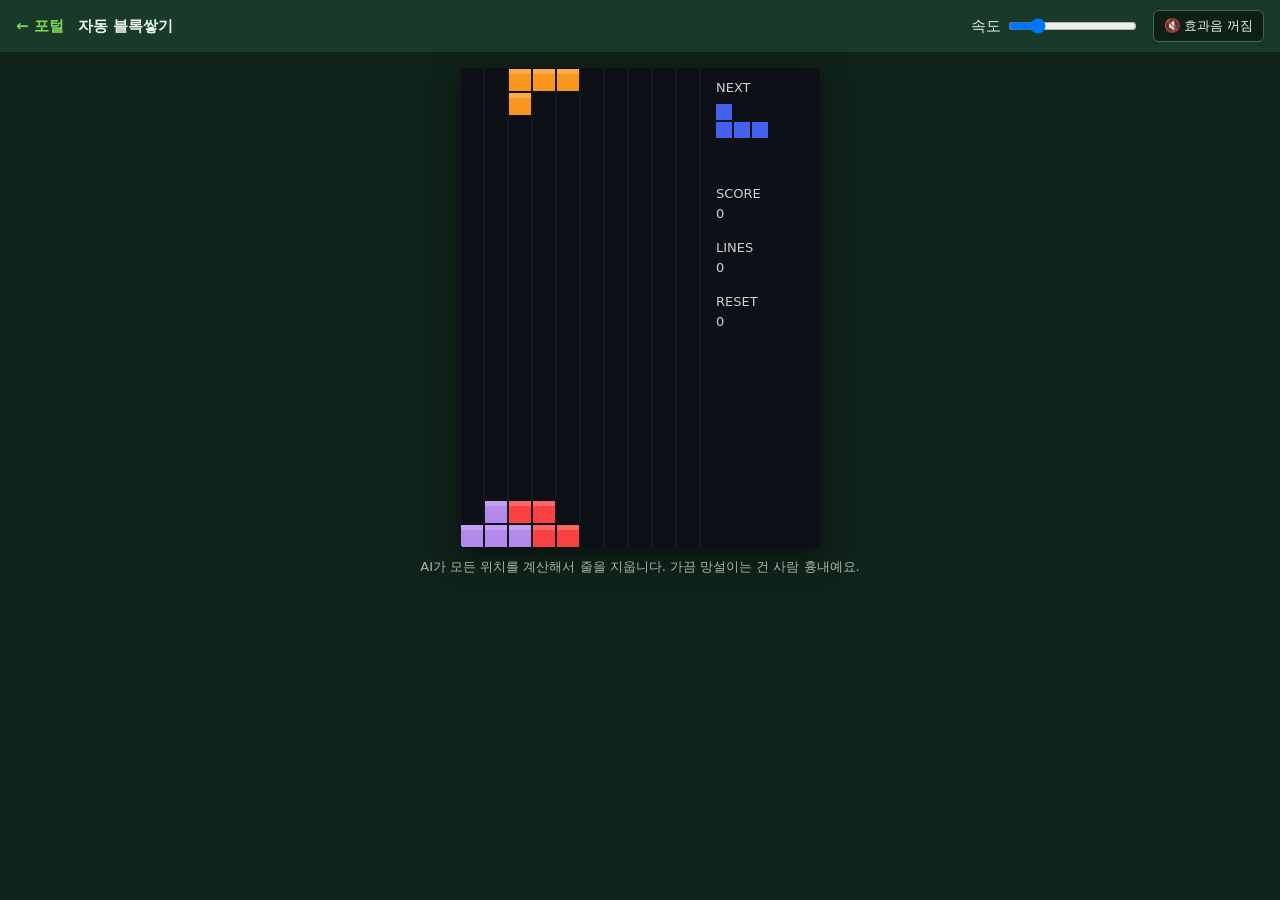
<file: games/tetris.html>
<!doctype html>
<html lang="ko"><head><meta charset="utf-8"><meta name="viewport" content="width=device-width,initial-scale=1">
<title>자동 블록쌓기</title><link rel="stylesheet" href="../common.css"></head>
<body>
<canvas id="c"></canvas>
<div class="note">AI가 모든 위치를 계산해서 줄을 지웁니다. 가끔 망설이는 건 사람 흉내예요.</div>
<script src="../common.js"></script>
<script>
const bar = mountBar('자동 블록쌓기');
const cv = document.getElementById('c'), ctx = cv.getContext('2d');
const C = 10, Rw = 20, S = 24; cv.width = C * S + 120; cv.height = Rw * S;
const SH = { I: [[1,1,1,1]], O: [[1,1],[1,1]], T: [[0,1,0],[1,1,1]], S: [[0,1,1],[1,1,0]], Z: [[1,1,0],[0,1,1]], J: [[1,0,0],[1,1,1]], L: [[0,0,1],[1,1,1]] };
const COL = { I: '#4cc9f0', O: '#f9c74f', T: '#b388eb', S: '#90be6d', Z: '#f94144', J: '#4361ee', L: '#f8961e' };
const KEYS = Object.keys(SH);
const rot = m => m[0].map((_, i) => m.map(r => r[i]).reverse());

let board, cur, nextK, tgt, score = 0, lines = 0, resets = 0, tick = 0;
const emptyBoard = () => Array.from({ length: Rw }, () => Array(C).fill(null));
const fitsOn = (b, m, x, y) => m.every((row, r) => row.every((v, c) => {
  if (!v) return true; const bx = x + c, by = y + r;
  return bx >= 0 && bx < C && by < Rw && (by < 0 || !b[by][bx]);
}));
const fits = (m, x, y) => fitsOn(board, m, x, y);

function evaluate(b) {   // 고전 휴리스틱: 줄 완성 ↑, 높이/구멍/울퉁불퉁 ↓
  let full = 0, holes = 0, agg = 0, bump = 0, prev = null;
  for (let r = 0; r < Rw; r++) if (b[r].every(v => v)) full++;
  for (let c = 0; c < C; c++) {
    let h = 0, seen = false;
    for (let r = 0; r < Rw; r++) { if (b[r][c]) { if (!seen) { h = Rw - r; seen = true; } } else if (seen) holes++; }
    agg += h; if (prev !== null) bump += Math.abs(h - prev); prev = h;
  }
  return -0.51 * agg + 0.76 * full - 0.36 * holes - 0.18 * bump;
}
function plan(k) {
  let m = SH[k], best = { s: -1e9, rot: 0, x: 3 };
  for (let rr = 0; rr < 4; rr++, m = rot(m)) {
    for (let x = -1; x <= C - m[0].length + 1; x++) {
      if (!fits(m, x, 0)) continue;
      let y = 0; while (fits(m, x, y + 1)) y++;
      const b = board.map(r => r.slice());
      m.forEach((row, r) => row.forEach((v, c) => { if (v && y + r >= 0) b[y + r][x + c] = 1; }));
      const s = evaluate(b) + Math.random() * 0.15;
      if (s > best.s) best = { s, rot: rr, x };
    }
  }
  return best;
}
function spawn() {
  const k = nextK || KEYS[Math.floor(Math.random() * 7)];
  nextK = KEYS[Math.floor(Math.random() * 7)];
  cur = { k, m: SH[k], x: 3, y: 0, rots: 0 };
  if (!fits(cur.m, cur.x, cur.y)) { board = emptyBoard(); resets++; Snd.tone(300, 0.5, 'sawtooth', 0.1, 60); }
  tgt = plan(cur.k);
}
function lock() {
  cur.m.forEach((row, r) => row.forEach((v, c) => { if (v) board[cur.y + r][cur.x + c] = COL[cur.k]; }));
  Snd.tone(110, 0.08, 'sine', 0.2, 60);
  let n = 0;
  for (let r = Rw - 1; r >= 0; r--) if (board[r].every(v => v)) { board.splice(r, 1); board.unshift(Array(C).fill(null)); n++; r++; }
  if (n) { lines += n; score += [0, 100, 300, 500, 800][n]; [523, 659, 784, 1046].slice(0, n + 1).forEach((f, i) => setTimeout(() => Snd.tone(f, 0.12, 'triangle', 0.1), i * 70)); }
  spawn();
}
function step() {
  tick++;
  if (tick % 5 === 0 && fits(cur.m, cur.x, cur.y + 1)) cur.y++;          // 중력
  if (Math.random() < 0.12) return;                                         // 망설임
  if (cur.rots < tgt.rot) {
    const m2 = rot(cur.m);
    if (fits(m2, cur.x, cur.y)) { cur.m = m2; Snd.click(); }
    cur.rots++;
  } else if (cur.x !== tgt.x) {
    const nx = cur.x + Math.sign(tgt.x - cur.x);
    if (fits(cur.m, nx, cur.y)) { cur.x = nx; Snd.click(); } else tgt.x = cur.x;
    if (Math.random() < 0.05) { const f = cur.x + (Math.random() < 0.5 ? -1 : 1); if (fits(cur.m, f, cur.y)) { cur.x = f; Snd.click(); } }  // 괜히 한 번 더 누름
  } else {
    for (let i = 0; i < 2; i++) { if (fits(cur.m, cur.x, cur.y + 1)) cur.y++; else { lock(); return; } }
  }
}
function cell(x, y, col) { ctx.fillStyle = col; ctx.fillRect(x * S + 1, y * S + 1, S - 2, S - 2); ctx.fillStyle = '#fff3'; ctx.fillRect(x * S + 1, y * S + 1, S - 2, 5); }
function draw() {
  ctx.fillStyle = '#0d1117'; ctx.fillRect(0, 0, cv.width, cv.height);
  ctx.strokeStyle = '#ffffff10'; for (let x = 0; x <= C; x++) { ctx.beginPath(); ctx.moveTo(x * S, 0); ctx.lineTo(x * S, Rw * S); ctx.stroke(); }
  for (let r = 0; r < Rw; r++) for (let c = 0; c < C; c++) if (board[r][c]) cell(c, r, board[r][c]);
  cur.m.forEach((row, r) => row.forEach((v, c) => { if (v) cell(cur.x + c, cur.y + r, COL[cur.k]); }));
  ctx.fillStyle = '#ffffffcc'; ctx.font = '13px system-ui'; ctx.textAlign = 'left';
  ctx.fillText('NEXT', C * S + 16, 24);
  SH[nextK].forEach((row, r) => row.forEach((v, c) => { if (v) { ctx.fillStyle = COL[nextK]; ctx.fillRect(C * S + 16 + c * 18, 36 + r * 18, 16, 16); } }));
  ctx.fillStyle = '#ffffffcc';
  ctx.fillText('SCORE', C * S + 16, 130); ctx.fillText(score, C * S + 16, 150);
  ctx.fillText('LINES', C * S + 16, 184); ctx.fillText(lines, C * S + 16, 204);
  ctx.fillText('RESET', C * S + 16, 238); ctx.fillText(resets, C * S + 16, 258);
}
board = emptyBoard(); spawn();
loop(step, draw, () => 28 * bar.mult());
</script></body></html>
</file>
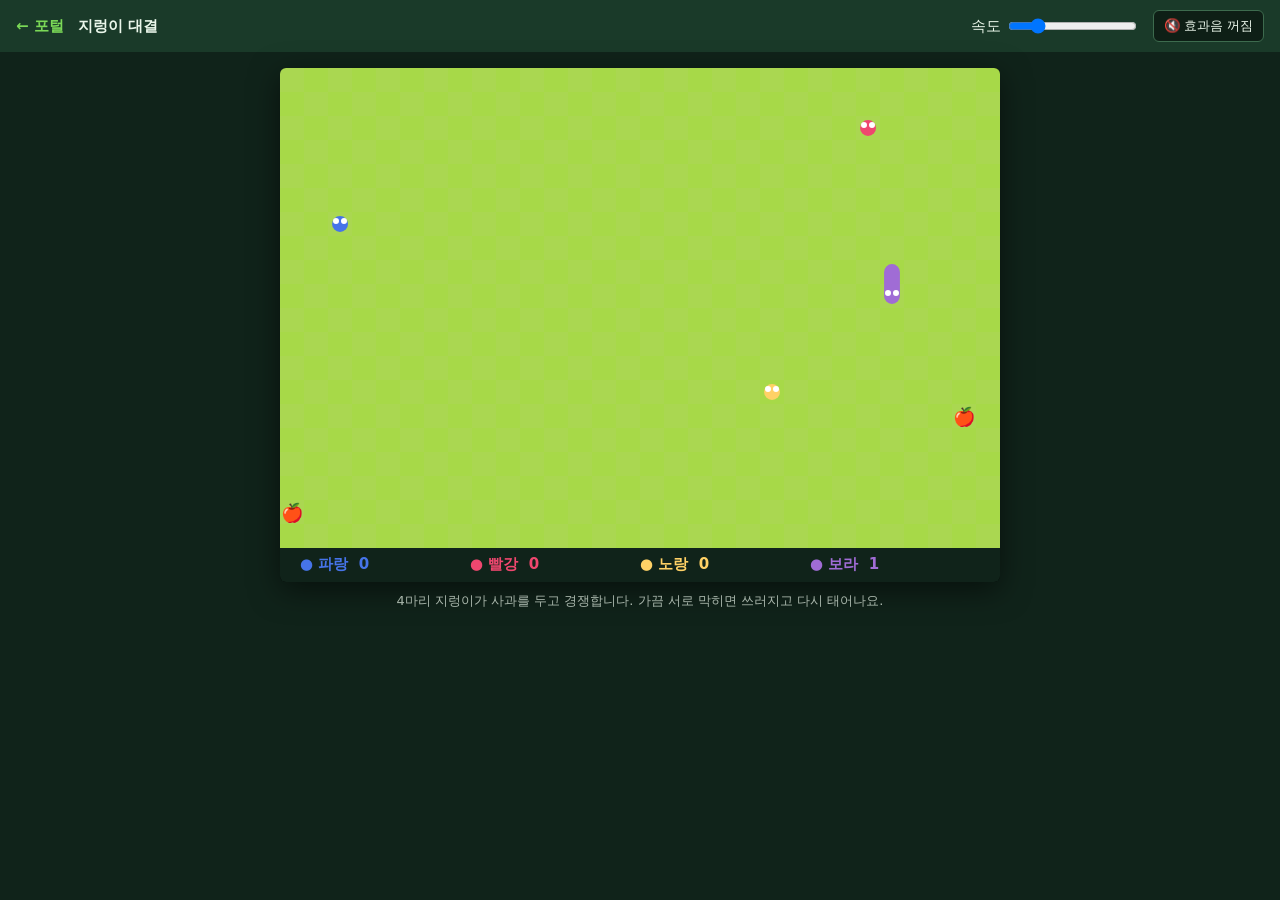
<file: games/worms.html>
<!doctype html>
<html lang="ko"><head><meta charset="utf-8"><meta name="viewport" content="width=device-width,initial-scale=1">
<title>지렁이 대결</title><link rel="stylesheet" href="../common.css"></head>
<body>
<canvas id="c"></canvas>
<div class="note">4마리 지렁이가 사과를 두고 경쟁합니다. 가끔 서로 막히면 쓰러지고 다시 태어나요.</div>
<script src="../common.js"></script>
<script>
const bar = mountBar('지렁이 대결');
const cv = document.getElementById('c'), ctx = cv.getContext('2d');
const W = 30, H = 20, S = 24, STRIP = 34; cv.width = W * S; cv.height = H * S + STRIP;
const DIRS = [[1,0],[-1,0],[0,1],[0,-1]];
const snakes = [['#4674e9', '파랑'], ['#ef476f', '빨강'], ['#ffd166', '노랑'], ['#a06cd5', '보라']]
  .map(([color, name]) => ({ color, name, body: [], score: 0, alive: false, wait: 5 * Math.random() }));
let apples = [];
const idx = (x, y) => y * W + x;

function occGrid() { const o = new Uint8Array(W * H); snakes.forEach(s => s.alive && s.body.forEach(p => o[idx(p[0], p[1])] = 1)); return o; }
function freeCell(o) { for (let i = 0; i < 400; i++) { const x = Math.floor(rnd(0, W)), y = Math.floor(rnd(0, H)); if (!o[idx(x, y)] && !apples.some(a => a[0] === x && a[1] === y)) return [x, y]; } return null; }
function ensureApples() { while (apples.length < 3) { const c = freeCell(occGrid()); if (!c) break; apples.push(c); } }
function flood(sx, sy, o, cap) {
  const seen = new Uint8Array(W * H), q = [[sx, sy]]; seen[idx(sx, sy)] = 1; let n = 0;
  while (q.length && n < cap) { const [x, y] = q.shift(); n++; for (const [dx, dy] of DIRS) { const nx = x + dx, ny = y + dy; if (nx < 0 || ny < 0 || nx >= W || ny >= H || o[idx(nx, ny)] || seen[idx(nx, ny)]) continue; seen[idx(nx, ny)] = 1; q.push([nx, ny]); } }
  return n;
}
function firstStepToApple(hx, hy, o) {   // BFS: 가장 가까운 사과로 가는 첫 걸음
  const seen = new Uint8Array(W * H), q = []; seen[idx(hx, hy)] = 1;
  for (const [dx, dy] of DIRS) { const nx = hx + dx, ny = hy + dy; if (nx < 0 || ny < 0 || nx >= W || ny >= H || o[idx(nx, ny)]) continue; seen[idx(nx, ny)] = 1; q.push([nx, ny, dx, dy]); }
  while (q.length) {
    const [x, y, fx, fy] = q.shift();
    if (apples.some(a => a[0] === x && a[1] === y)) return [fx, fy];
    for (const [dx, dy] of DIRS) { const nx = x + dx, ny = y + dy; if (nx < 0 || ny < 0 || nx >= W || ny >= H || o[idx(nx, ny)] || seen[idx(nx, ny)]) continue; seen[idx(nx, ny)] = 1; q.push([nx, ny, fx, fy]); }
  }
  return null;
}
function step() {
  ensureApples();
  const o = occGrid();
  snakes.forEach((s, si) => {
    if (!s.alive) {
      if (--s.wait <= 0) { const c = freeCell(o); if (c) { s.body = [c]; s.alive = true; o[idx(c[0], c[1])] = 1; Snd.tone(500, 0.1, 'sine', 0.06, 800); } }
      return;
    }
    const [hx, hy] = s.body[0], tail = s.body[s.body.length - 1];
    o[idx(tail[0], tail[1])] = 0;   // 꼬리는 비켜줄 칸으로 취급
    const opts = DIRS.filter(([dx, dy]) => { const nx = hx + dx, ny = hy + dy; return nx >= 0 && ny >= 0 && nx < W && ny < H && !o[idx(nx, ny)]; });
    o[idx(tail[0], tail[1])] = 1;
    if (!opts.length) { s.alive = false; s.wait = 25; s.body.forEach(p => o[idx(p[0], p[1])] = 0); s.body = []; Snd.tone(220, 0.3, 'sawtooth', 0.07, 60); return; }
    const need = Math.min(s.body.length + 2, 24);
    const area = ([dx, dy]) => { o[idx(hx + dx, hy + dy)] = 1; const n = flood(hx + dx, hy + dy, o, need); o[idx(hx + dx, hy + dy)] = 0; return n; };
    let mv = null;
    if (Math.random() < 0.07) { const safe = opts.filter(d => area(d) >= need); if (safe.length) mv = safe[Math.floor(Math.random() * safe.length)]; }   // 변덕
    if (!mv) { const g = firstStepToApple(hx, hy, o); if (g && opts.some(d => d[0] === g[0] && d[1] === g[1]) && area(g) >= need) mv = g; }
    if (!mv) mv = opts.map(d => [d, area(d)]).sort((p, q) => q[1] - p[1])[0][0];
    const nh = [hx + mv[0], hy + mv[1]];
    s.body.unshift(nh); o[idx(nh[0], nh[1])] = 1;
    const ai = apples.findIndex(a => a[0] === nh[0] && a[1] === nh[1]);
    if (ai >= 0) { apples.splice(ai, 1); s.score++; Snd.tone(500 + si * 120, 0.08, 'triangle', 0.08, 900 + si * 120); }
    else { const t = s.body.pop(); o[idx(t[0], t[1])] = 0; }
  });
}
function draw() {
  for (let y = 0; y < H; y++) for (let x = 0; x < W; x++) { ctx.fillStyle = (x + y) % 2 ? '#a7d948' : '#aad751'; ctx.fillRect(x * S, y * S, S, S); }
  ctx.font = S * 0.75 + 'px serif'; ctx.textAlign = 'center'; ctx.textBaseline = 'middle';
  apples.forEach(a => ctx.fillText('🍎', a[0] * S + S / 2, a[1] * S + S / 2 + 2));
  ctx.lineCap = ctx.lineJoin = 'round';
  snakes.forEach(s => {
    if (!s.alive || !s.body.length) return;
    ctx.strokeStyle = s.color; ctx.lineWidth = S * 0.66; ctx.beginPath();
    s.body.forEach((p, i) => { const px = p[0] * S + S / 2, py = p[1] * S + S / 2; i ? ctx.lineTo(px, py) : ctx.moveTo(px, py); });
    if (s.body.length === 1) ctx.lineTo(s.body[0][0] * S + S / 2 + .1, s.body[0][1] * S + S / 2);
    ctx.stroke();
    const h = s.body[0]; ctx.fillStyle = '#fff'; ctx.beginPath(); ctx.arc(h[0] * S + S / 2 - 4, h[1] * S + S / 2 - 3, 3, 0, 7); ctx.arc(h[0] * S + S / 2 + 4, h[1] * S + S / 2 - 3, 3, 0, 7); ctx.fill();
  });
  ctx.fillStyle = '#10231a'; ctx.fillRect(0, H * S, cv.width, STRIP);
  ctx.font = 'bold 15px system-ui'; ctx.textBaseline = 'middle';
  snakes.forEach((s, i) => { ctx.fillStyle = s.color; ctx.textAlign = 'left'; ctx.fillText('● ' + s.name + '  ' + s.score, 20 + i * 170, H * S + STRIP / 2); });
}
loop(step, draw, () => 9 * bar.mult());
</script></body></html>
</file>
<file: common.css>
:root{--bg:#10231a;--panel:#1a3a29;--accent:#7bd957;--text:#eaf6ea}
*{box-sizing:border-box}
body{margin:0;background:var(--bg);color:var(--text);font-family:system-ui,"Malgun Gothic",sans-serif;display:flex;flex-direction:column;align-items:center;min-height:100vh}
#bar{width:100%;display:flex;align-items:center;gap:14px;padding:10px 16px;background:var(--panel);font-size:15px;flex-wrap:wrap}
#bar a{color:var(--accent);text-decoration:none;font-weight:600}
#bar .sp{flex:1}
#bar button{background:#0e1f16;color:var(--text);border:1px solid #3d6b4e;border-radius:6px;padding:6px 10px;cursor:pointer}
#bar input{vertical-align:middle}
canvas{margin-top:16px;max-width:96vw;max-height:calc(100vh - 90px);border-radius:6px;box-shadow:0 8px 30px #0008;background:#000}
.note{margin:10px;font-size:13px;opacity:.7}
</file>
